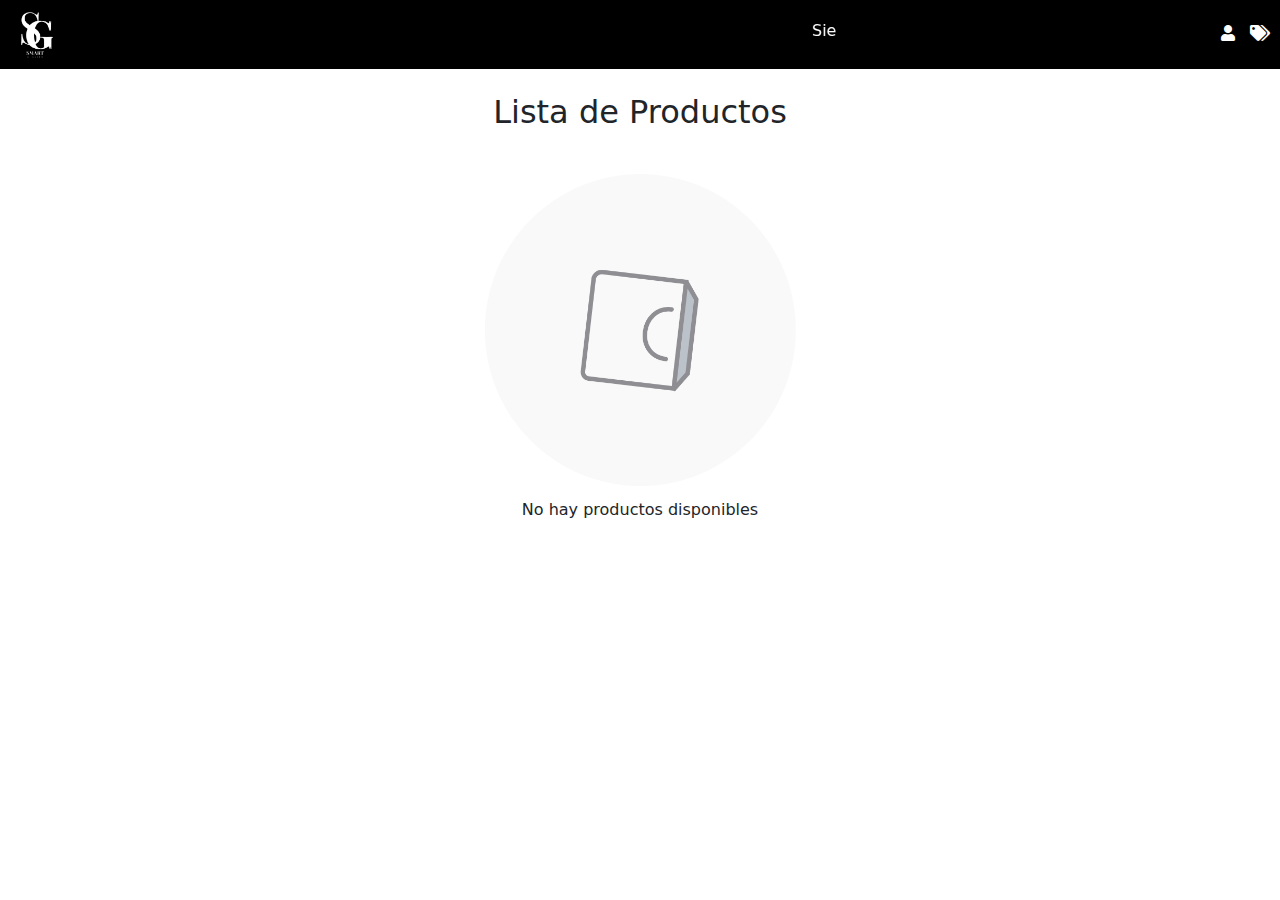
<file: carrito_sg.html>
<!DOCTYPE html>
<html lang="es">
    <head>
        <meta charset="UTF-8">
        <title>Catalogo</title>
        <link rel="stylesheet" href="css/segundo.css">
        <link rel="stylesheet" href="https://cdnjs.cloudflare.com/ajax/libs/font-awesome/5.15.4/css/all.min.css">
        <link rel="stylesheet" href="https://cdn.jsdelivr.net/npm/bootstrap-icons@1.3.0/font/bootstrap-icons.css">
        <!-- CSS de Bootstrap -->
        <link href="https://cdn.jsdelivr.net/npm/bootstrap@5.1.3/dist/css/bootstrap.min.css" rel="stylesheet">
        <!-- JavaScript de Bootstrap (opcional) -->
        <script src="https://cdn.jsdelivr.net/npm/bootstrap@5.1.3/dist/js/bootstrap.bundle.min.js"></script>


        <style>
            .card {
                display: flex;
                align-items: center;
                margin-bottom: 10px;
                padding: 10px;
                border: 1px solid #ccc;
            }

            .card img {
                width: 60%;
                margin-right: 10%;
            }

            .card-info {
                flex-grow: 1;
            }

            .boton-eliminar {
                margin-left: auto;
            }

            #contenedor-total {
                margin-top: 20px;
                text-align: right;
            }

            #boton-pagar {
                margin-top: 10px;
            }

            #imagen-vacia {
                display: none;
                width: 30%;
                height: 100%;
                margin-left: 35%
            }

            .mensaje-vacio {
                text-align: center;
            }

            .card {
                border: 1px solid #ccc;
                border-radius: 5px;
                overflow: hidden;
                width: 50%;
            }
        </style>


    </head>
    <body>
        <nav class="navbar">
            <!-- div del logo -->
            <div class="navbar-center">
                <a class="navbar-brand" href="index.html"><img src="assets/img/navbar-logo.png" alt="Logo" style="width: 70px"></a>
            </div>

            <!-- Texto con desplazamiento -->
            <div class="navbar-left">
                <marquee behavior="scroll" direction="left" scrollamount="3">
                    Siempre cerca de ti, sin importar donde estes 
                </marquee>
            </div>

            <div class="navbar-right">
                <a href="registrar.html"><i class="fas fa-user"></i></a>

                <a href="catalogo_modelo_ofertas.html"><i class="fas fa-tags"></i></a>
            </div>
        </nav>
        <br>
        <div class="container">
            <h2 style="text-align: center">Lista de Productos</h2>
            <br>
            <div class="container-fluid">
                <div>
                    <div class="row">
                        <div class="col-md-8">
                            <div id="contenedor-productos"></div>
                        </div>
                        <div class="col-md-4">
                            <div id="contenedor-total" style="display: none;">
                                <p style="font-size: xx-large">Total a pagar: $<span id="total-a-pagar">0</span></p>
                                <button   class="btn btn-success" id="boton-pagar" style="width: 100%">Pagar</button>
                            </div>
                        </div>
                    </div>
                </div>
            </div>




            <img id="imagen-vacia" src="IMG/FHsVhJ6hJV.gif" alt="Lista vacía">
            <p id="mensaje-vacio" class="mensaje-vacio">No hay productos disponibles</p>

            <script>
                // Datos de ejemplo
 var totalGeneral=0;
                var rutaJson = "RESOURSES/catalogo-lentes_1.json";
                //var rutaJson = "https://montseosorio.github.io/lentes/RESOURSES/catalogo-lentes_1.json";
                var listaProductos = [];
                var solicitud = new XMLHttpRequest();
                solicitud.open('GET', rutaJson, true);

                solicitud.onload = function () {
                    if (solicitud.status >= 200 && solicitud.status < 400) {
                        var objectJSON = JSON.parse(solicitud.responseText);

                        var listaCtalogo = JSON.stringify(objectJSON);
                        localStorage.removeItem("catalogo");
                        localStorage.setItem("catalogo", listaCtalogo);

                        var datosStorage = localStorage.getItem("carrito");
                        if (datosStorage) {
                            var arregloCarrito = JSON.parse(datosStorage);
                            for (var i = 0; i < arregloCarrito.length; i++) {
                                var id = arregloCarrito[i].idProducto;
                                var datos = objectJSON.find(function (elemento) {
                                    return elemento.id === id; // Asumiendo que el campo en objectJSON se llama "id"
                                });
                                listaProductos.push(datos);
                            }
                            console.log(listaProductos);



                        }
                        mostrarProductos();
                    }
                };

                solicitud.onerror = function () {
                    console.log("ERROR");
                };

                solicitud.send();


                // Función para mostrar la lista de productos
                function mostrarProductos() {
                    var contenedorProductos = document.getElementById("contenedor-productos");
                    contenedorProductos.innerHTML = ""; // Limpiar el contenido anterior

                    var total = 0; // Inicializar el total a pagar

                    // Verificar si la lista de productos está vacía
                    if (listaProductos.length === 0) {
                        document.getElementById("imagen-vacia").style.display = "block";
                        document.getElementById("mensaje-vacio").style.display = "block";
                        document.getElementById("contenedor-total").style.display = "none"; // Ocultar el contenedor de total
                    } else {
                        document.getElementById("imagen-vacia").style.display = "none";
                        document.getElementById("mensaje-vacio").style.display = "none";
                        document.getElementById("contenedor-total").style.display = "block"; // Mostrar el contenedor de total

                        // Recorrer la lista de productos y generar el HTML para cada uno
                        listaProductos.forEach(function (producto) {
                            var card = document.createElement("div");
                            card.classList.add("card");

                            var imagen = document.createElement("img");
                            imagen.src = producto.img;
                            card.appendChild(imagen);

                            var cardInfo = document.createElement("div");
                            cardInfo.classList.add("card-info");

                            var nombreProducto = document.createElement("h3");
                            nombreProducto.textContent = producto.nombreProducto;
                            cardInfo.appendChild(nombreProducto);

                            var precio = document.createElement("p");
                            precio.textContent = "Precio: $" + producto.precio;
                            cardInfo.appendChild(precio);

                            card.appendChild(cardInfo);

                            var botonEliminar = document.createElement("button");
                            botonEliminar.textContent = "Eliminar";
                            botonEliminar.classList.add("btn", "btn-danger"); // Agregar las clases "btn" y "btn-danger"
                            botonEliminar.addEventListener("click", function () {
                                // Eliminar el producto de la listaProductos
                                var indice = listaProductos.indexOf(producto);
                                if (indice !== -1) {
                                    listaProductos.splice(indice, 1);
                                    
                                    // Eliminar el elemento del DOM
                                    card.remove();
                                    // Actualizar el total a pagar
                                    total -= producto.precio;
                                    totalGeneral=total;
                                    actualizarTotal(total);
                                    
                                }
                                
                                var nuevaLista = [];
                                for (var i = 0; i < listaProductos.length; i++) {
                                    var id = listaProductos[i].id;
                                    var datoPro = {idProducto:id};
                                    nuevaLista.push(datoPro);
                                }
                                
                                localStorage.removeItem("carrito");
                                var nuevo = JSON.stringify(nuevaLista);
                                localStorage.setItem("carrito",nuevo);
                            });
                            card.appendChild(botonEliminar);

                            contenedorProductos.appendChild(card);

                            // Actualizar el total a pagar
                            total += producto.precio;
                            totalGeneral=total;
                            actualizarTotal(total);
                        });
                    }
                }
               
                // Función para actualizar el total a pagar en el HTML
                function actualizarTotal(total) {
                    var spanTotal = document.getElementById("total-a-pagar");
                    spanTotal.textContent = total;
                    totalGeneral=total;
                }



                // Agregar evento al botón de pagar
                var botonPagar = document.getElementById("boton-pagar");
                botonPagar.addEventListener("click", function () {
                   
                   
                    console.log(totalGeneral);
                    
                    var objeto = {total: totalGeneral};
        var objetoJSON = JSON.stringify(objeto);
        localStorage.setItem("pago", objetoJSON);
                   
                  window.location.replace("pago.html");
                });
            </script>

    </body>
</html>
</file>
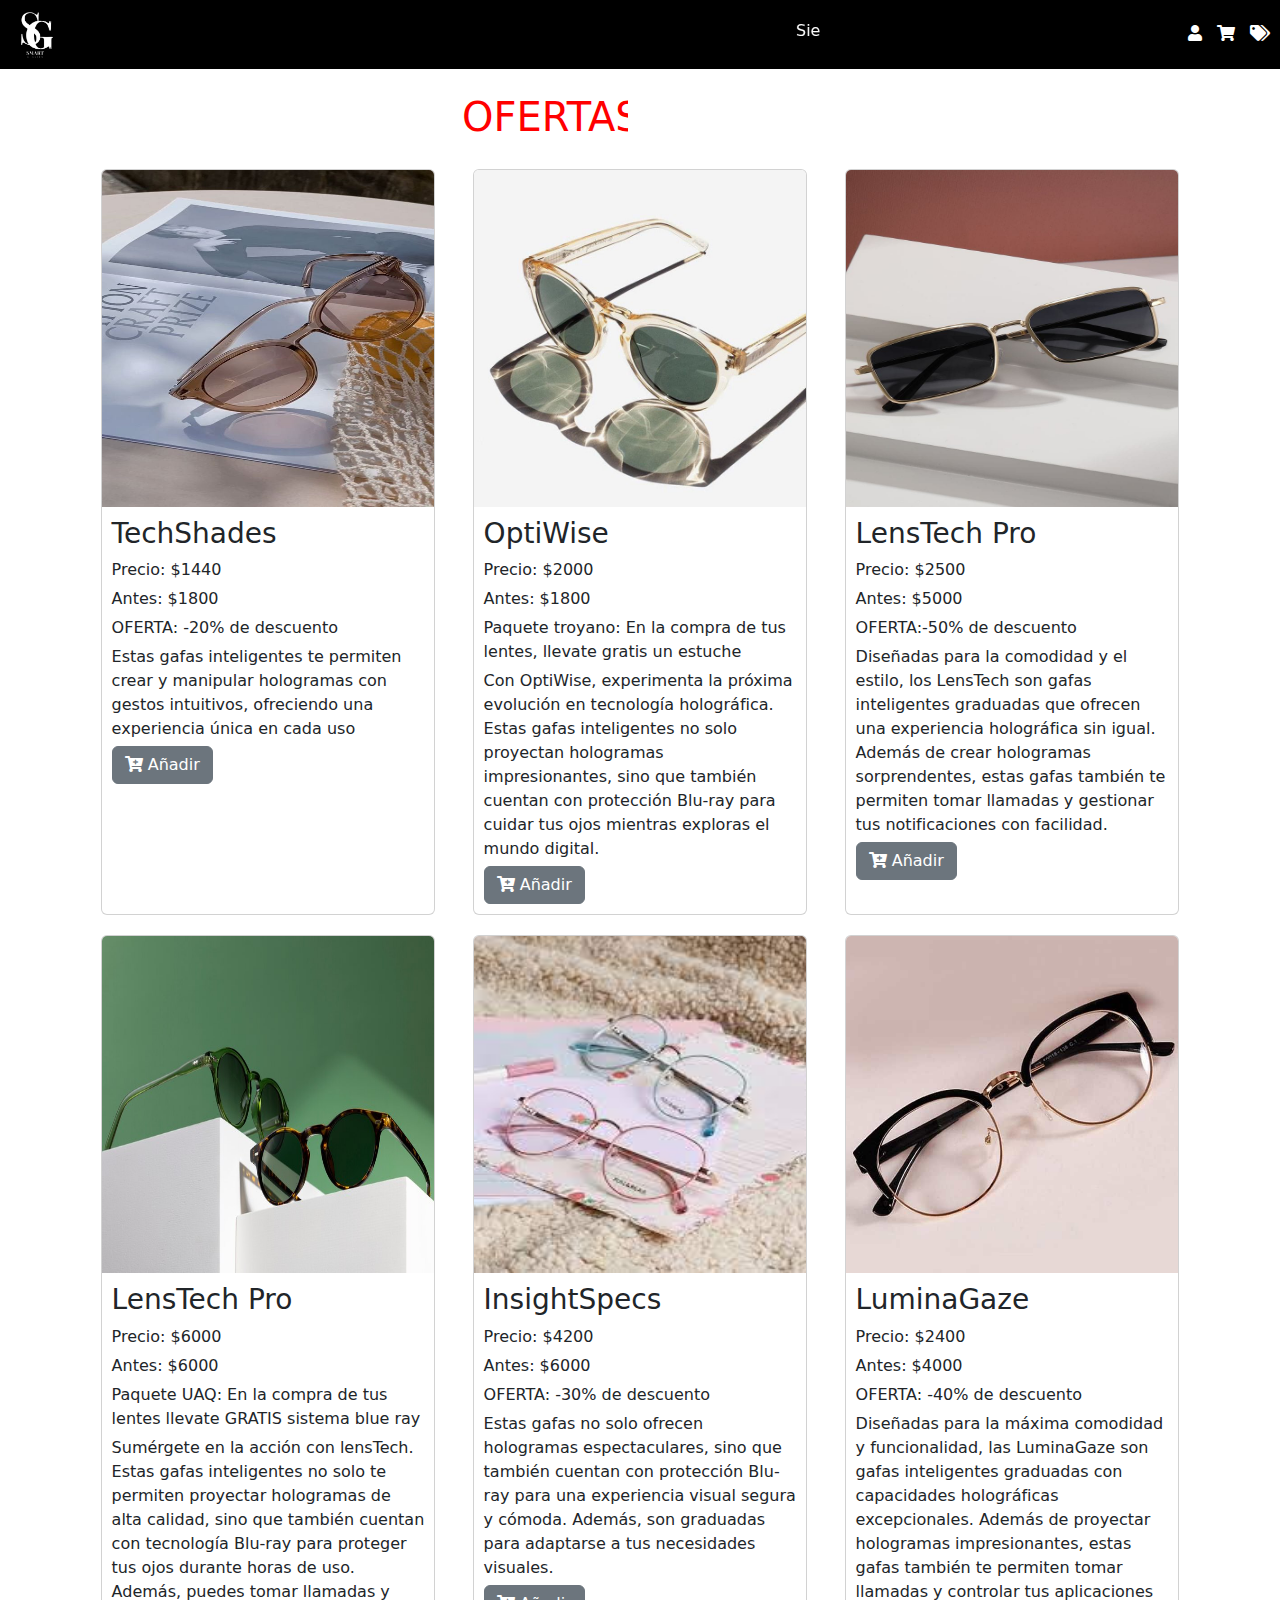
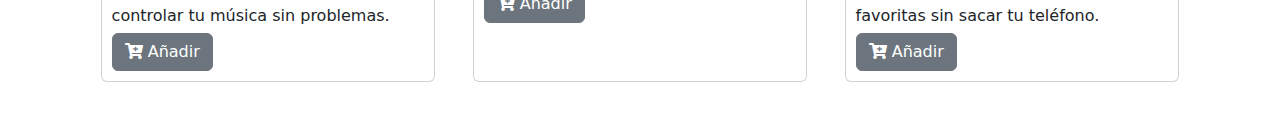
<file: catalogo_modelo_ofertas.html>
<!DOCTYPE html>
<html lang="es">
<head>
    <meta charset="UTF-8">
    <title>Catalogo</title>
    <link rel="stylesheet" href="css/segundo.css">
    <link rel="stylesheet" href="https://cdnjs.cloudflare.com/ajax/libs/font-awesome/5.15.4/css/all.min.css">
    <link rel="stylesheet" href="https://cdn.jsdelivr.net/npm/bootstrap-icons@1.3.0/font/bootstrap-icons.css">
    <!-- CSS de Bootstrap -->
    <link href="https://cdn.jsdelivr.net/npm/bootstrap@5.1.3/dist/css/bootstrap.min.css" rel="stylesheet">
    <!-- JavaScript de Bootstrap (opcional) -->
    <script src="https://cdn.jsdelivr.net/npm/bootstrap@5.1.3/dist/js/bootstrap.bundle.min.js"></script>
</head>
<body>
<nav class="navbar">
    <!-- div del logo -->
    <div class="navbar-center">
        <a class="navbar-brand" href="index.html"><img src="assets/img/navbar-logo.png" alt="Logo" style="width: 70px"></a>
    </div>

    <!-- Texto con desplazamiento -->
    <div class="navbar-left">
        <marquee behavior="scroll" direction="left" scrollamount="3">
            Siempre cerca de ti, sin importar donde estes
        </marquee>
    </div>

    <div class="navbar-right">
        <a href="registrar.html"><i class="fas fa-user"></i></a>
        <a href="carrito_sg.html" class="cart-link">
            <i class="fas fa-shopping-cart"></i>
        </a>
        <a href="catalogo_modelo_ofertas.html"><i class="fas fa-tags"></i></a>
    </div>
</nav>
<br>
<div class="container">
            <div class="row">
                <div class="col-md-4">
                    <img src="IMG/gif-des.gif" width="20%" height="height" alt="alt" style="margin-left: 88%"/>
                </div>
                <div class="col-md-4">
                    <h1 style="COLOR: RED;">OFERTAS</h1>
                </div>
                <div class="col-md-4">
                    <img src="IMG/gif-des.gif" width="20%" height="height" alt="alt" style="margin-left: -60%;"/>
                </div>
            </div>
        </div>
<br>
<div class="container">
</div>
<script>
    fetch('RESOURSES/Ofertas1.json')
        .then(response => response.json())
        .then(data => {
            let array = data;
            let cardsContainer = document.createElement('div');
            cardsContainer.classList.add('cards-container');
            let container = document.querySelector('.container');
            container.appendChild(cardsContainer);
            
            array.forEach((producto, index) => {
                let card = document.createElement('div');
                card.classList.add('card');
                let img = document.createElement('img');
                img.src = producto.img;
                img.alt = producto.nombreProducto;
                img.style.height = '337px';
                img.style.width = '450px';
                card.appendChild(img);
                let cardInfo = document.createElement('div');
                cardInfo.classList.add('card-info');
                let name = document.createElement('h3');
                name.textContent = producto.nombreProducto;
                cardInfo.appendChild(name);
                let price = document.createElement('p');
                price.textContent = 'Precio: $' + producto.precio;
                cardInfo.appendChild(price);
                
                
                
                 let precioAntes = document.createElement('p');
                precioAntes.textContent = 'Antes: $' + producto.precioAntes;
                cardInfo.appendChild(precioAntes);
                
                 let oferta = document.createElement('p');
                oferta.textContent = producto.oferta;
                cardInfo.appendChild(oferta);
                
                let description = document.createElement('p');
                description.textContent = producto.descripcion;
                cardInfo.appendChild(description);
                
                
                let button = document.createElement('button');
                button.type = 'button';
                button.classList.add('btn', 'btn-secondary');
                button.innerHTML = '<i class="fas fa-cart-plus"></i> Añadir';
                button.onclick = function() {
                    guardarObjeto(producto.id);
                };
                cardInfo.appendChild(button);
                card.appendChild(cardInfo);
                cardsContainer.appendChild(card);
                
                if ((index + 1) % 3 === 0 || index === array.length - 1) {
                    cardsContainer = document.createElement('div');
                    cardsContainer.classList.add('cards-container');
                    container.appendChild(cardsContainer);
                }
            });
        })
        .catch(error => console.error('Error fetching JSON:', error));
        
    function guardarObjeto(producto) {
        // Parseamos el string JSON a un objeto JavaScript
        var iniciar= localStorage.getItem("sesion");
        if(iniciar){
            var arregloCarrito = [];
            var datosStorage = localStorage.getItem("carrito");
            if(datosStorage){
                arregloCarrito = JSON.parse(datosStorage);
                var buscarId = arregloCarrito.find(function (elemento){
                    return elemento.idProducto === producto;
                });
                if(buscarId){
                    console.log("YA EXISTE");
                }else{
                    var productoObjectoLocal = {idProducto:producto};
                    arregloCarrito.push(productoObjectoLocal);
                    localStorage.removeItem("carrito");
                }

            }else{
                var productoObjecto = {idProducto:producto};
                arregloCarrito.push(productoObjecto);
            }

            var arregloCarritoJson = JSON.stringify(arregloCarrito);
            localStorage.setItem("carrito",arregloCarritoJson);
        }
        else{
            alert("inicia sesion o registrate");
        }
    }

    var enlaceCarrito = document.querySelector(".cart-link");

    // Agregar un manejador de eventos clic al enlace
    enlaceCarrito.addEventListener("click", function(event) {
        event.preventDefault();
        var iniciar= localStorage.getItem("sesion");
        if(iniciar){
            window.location.replace("carrito_sg.html");
            console.log("avanza");
        }else{
            alert("Debes iniciar sesion o registrarte");
        }
    });
</script>
</body>
</html>
</file>
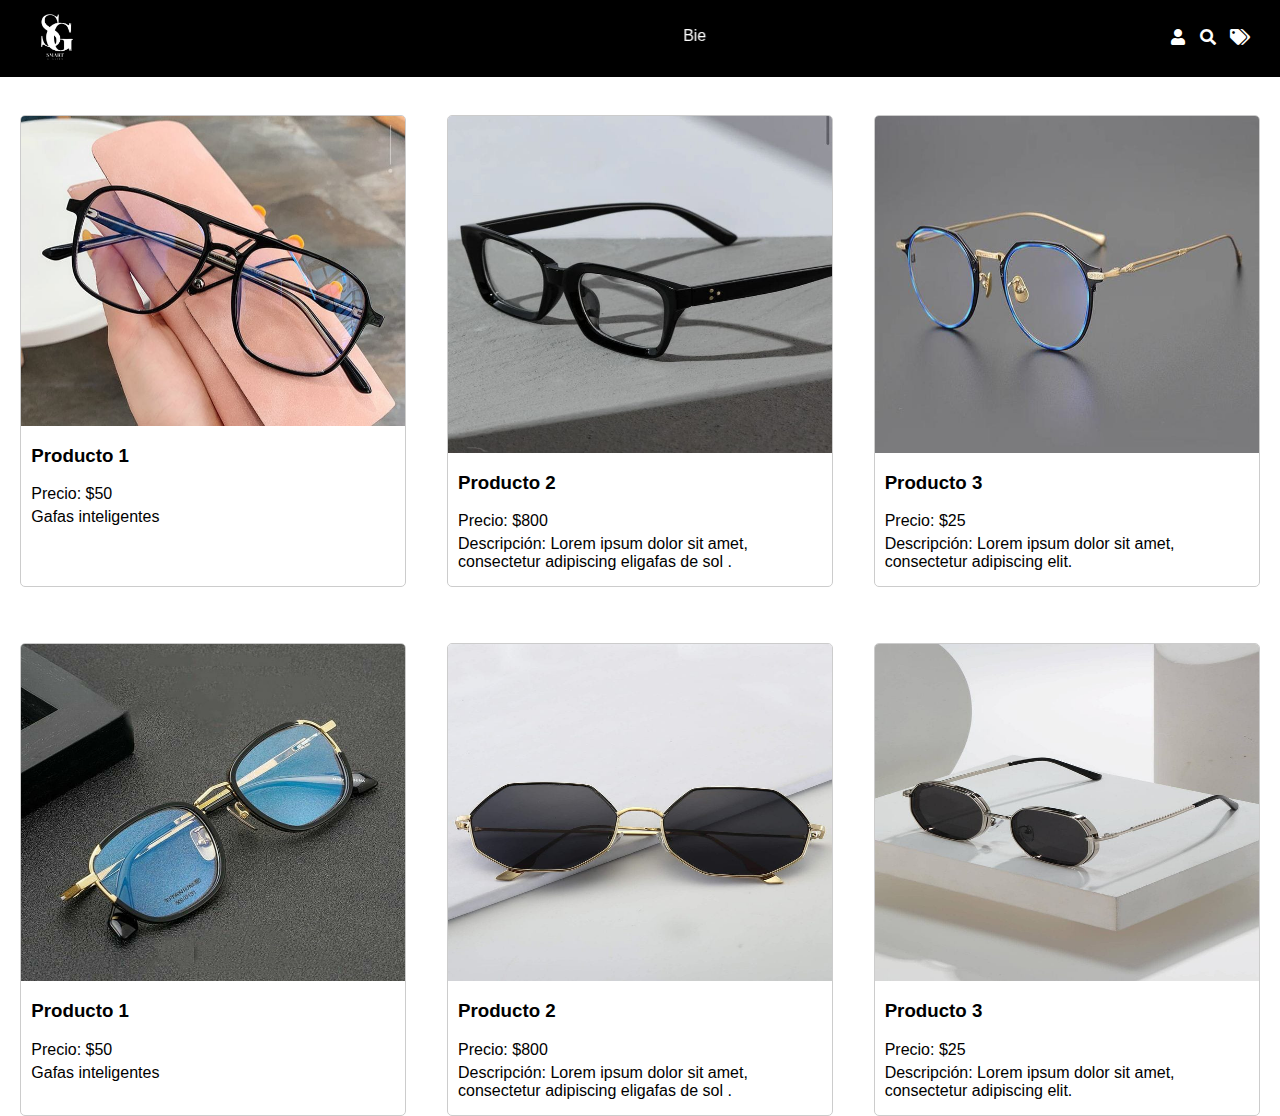
<file: inicio.html>
<!DOCTYPE html>
<html lang="es">
<head>
    <meta charset="UTF-8">
    <title>Catálogo</title>
    <link rel="stylesheet" href="css/segundo.css">
    <link rel="stylesheet" href="https://cdnjs.cloudflare.com/ajax/libs/font-awesome/5.15.4/css/all.min.css">
</head>
<body>
    <nav class="navbar">
    <!-- div del logo -->
    <div class="navbar-center">
        <a class="navbar-brand" href="index.html"><img src="assets/img/navbar-logo.png" alt="Logo" style="width: 70px"></a>
    </div>
    
    <!-- Texto con desplazamiento -->
    <div class="navbar-left">
        <marquee behavior="scroll" direction="left" scrollamount="3">
          Bienvenida Montse !!!
        </marquee>
    </div>
    
    <div class="navbar-right">
        <a href="registrar.html"><i class="fas fa-user"></i></a>
        <a href="#"><i class="fas fa-search"></i></a>
        <a href="ofertas.html"><i class="fas fa-tags"></i></a>
    </div>
</nav>
    <br>
    <div class="cards-container">
        <div class="card">
            <img src="assets/img/L1.jpg" alt="Producto 1">
            <div class="card-info">
                <p></p>
                <h3>Producto 1</h3>
                <p>Precio: $50</p>
                <p>Gafas inteligentes</p>
            </div>
        </div>
        <div class="card">
            <img src="assets/img/L2.jpg" alt="Producto 2" style="height: 337px; width:450px;">
            <div class="card-info">
                 <p></p>
                <h3>Producto 2</h3>
                <p>Precio: $800</p>
                <p>Descripción: Lorem ipsum dolor sit amet, consectetur adipiscing eligafas de sol .</p>
            </div>
        </div>
        <div class="card">
            <img src="assets/img/L3.jpg" alt="Producto 3" style="height: 337px; width:450px;">
            <div class="card-info">
                 <p></p>
                <h3>Producto 3</h3>
                <p>Precio: $25</p>
                <p>Descripción: Lorem ipsum dolor sit amet, consectetur adipiscing elit.</p>
            </div>
        </div>
    </div>
    <br>
    <br> 
     <!-- segunda parte del carrusel de imagenes -->
     <div class="cards-container">
        <div class="card">
            <img src="assets/img/L4.jpg" alt="Producto 4" style="height: 337px; width:450px;">
            <div class="card-info">
                 <p></p>
                <h3>Producto 1</h3>
                <p>Precio: $50</p>
                <p>Gafas inteligentes</p>
            </div>
        </div>
        <div class="card">
            <img src="assets/img/L5.jpg" alt="Producto 5" style="height: 337px; width:450px;">
            <div class="card-info">
                 <p></p>
                <h3>Producto 2</h3>
                <p>Precio: $800</p>
                <p>Descripción: Lorem ipsum dolor sit amet, consectetur adipiscing eligafas de sol .</p>
            </div>
        </div>
        <div class="card">
            <img src="assets/img/L6.jpg" alt="Producto 5" style="height: 337px; width:450px;">
            <div class="card-info">
                 <p></p>
                <h3>Producto 3</h3>
                <p>Precio: $25</p>
                <p>Descripción: Lorem ipsum dolor sit amet, consectetur adipiscing elit.</p>
            </div>
        </div>
    </div>
</body>
</html>
</file>
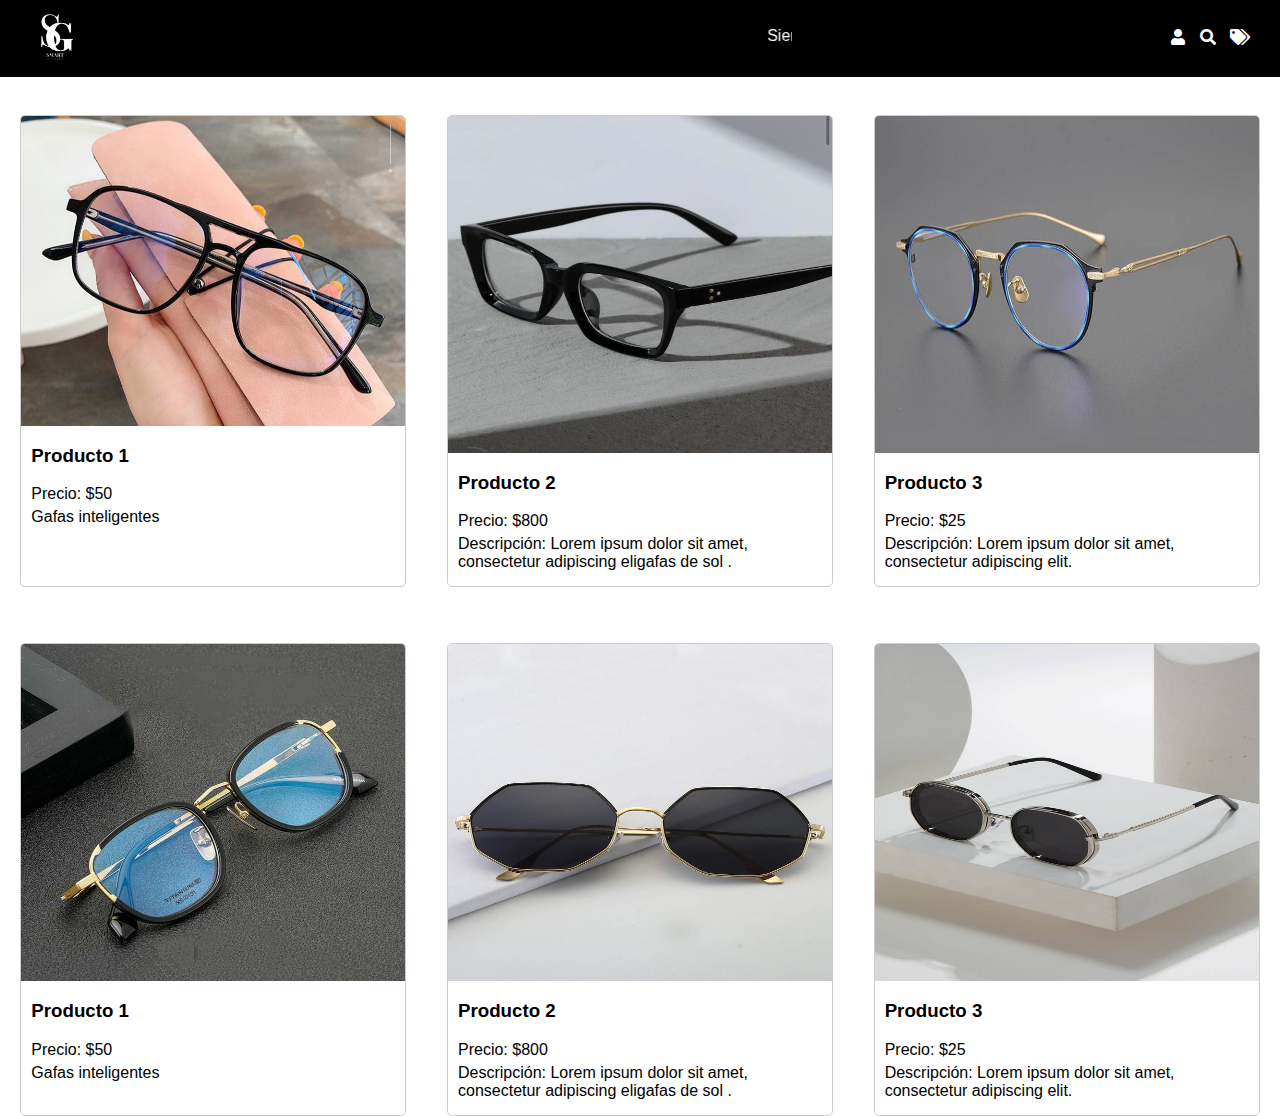
<file: modelos.html>
<!DOCTYPE html>
<html lang="es">
<head>
    <meta charset="UTF-8">
    <title>Catálogo</title>
    <link rel="stylesheet" href="css/segundo.css">
    <link rel="stylesheet" href="https://cdnjs.cloudflare.com/ajax/libs/font-awesome/5.15.4/css/all.min.css">
</head>
<body>
    <nav class="navbar">
    <!-- div del logo -->
    <div class="navbar-center">
        <a class="navbar-brand" href="index.html"><img src="assets/img/navbar-logo.png" alt="Logo" style="width: 70px"></a>
    </div>
    
    <!-- Texto con desplazamiento -->
    <div class="navbar-left">
        <marquee behavior="scroll" direction="left" scrollamount="3">
            Siempre cerca de ti, sin importar donde estes 
        </marquee>
    </div>
    
    <div class="navbar-right">
        <a href="registrar.html"><i class="fas fa-user"></i></a>
        <a href="#"><i class="fas fa-search"></i></a>
        <a href="ofertas.html"><i class="fas fa-tags"></i></a>
    </div>
</nav>
    <br>
    <div class="cards-container">
        <div class="card">
            <img src="assets/img/L1.jpg" alt="Producto 1">
            <div class="card-info">
                <p></p>
                <h3>Producto 1</h3>
                <p>Precio: $50</p>
                <p>Gafas inteligentes</p>
            </div>
        </div>
        <div class="card">
            <img src="assets/img/L2.jpg" alt="Producto 2" style="height: 337px; width:450px;">
            <div class="card-info">
                 <p></p>
                <h3>Producto 2</h3>
                <p>Precio: $800</p>
                <p>Descripción: Lorem ipsum dolor sit amet, consectetur adipiscing eligafas de sol .</p>
            </div>
        </div>
        <div class="card">
            <img src="assets/img/L3.jpg" alt="Producto 3" style="height: 337px; width:450px;">
            <div class="card-info">
                 <p></p>
                <h3>Producto 3</h3>
                <p>Precio: $25</p>
                <p>Descripción: Lorem ipsum dolor sit amet, consectetur adipiscing elit.</p>
            </div>
        </div>
    </div>
    <br>
    <br> 
     <!-- segunda parte del carrusel de imagenes -->
     <div class="cards-container">
        <div class="card">
            <img src="assets/img/L4.jpg" alt="Producto 4" style="height: 337px; width:450px;">
            <div class="card-info">
                 <p></p>
                <h3>Producto 1</h3>
                <p>Precio: $50</p>
                <p>Gafas inteligentes</p>
            </div>
        </div>
        <div class="card">
            <img src="assets/img/L5.jpg" alt="Producto 5" style="height: 337px; width:450px;">
            <div class="card-info">
                 <p></p>
                <h3>Producto 2</h3>
                <p>Precio: $800</p>
                <p>Descripción: Lorem ipsum dolor sit amet, consectetur adipiscing eligafas de sol .</p>
            </div>
        </div>
        <div class="card">
            <img src="assets/img/L6.jpg" alt="Producto 5" style="height: 337px; width:450px;">
            <div class="card-info">
                 <p></p>
                <h3>Producto 3</h3>
                <p>Precio: $25</p>
                <p>Descripción: Lorem ipsum dolor sit amet, consectetur adipiscing elit.</p>
            </div>
        </div>
    </div>
</body>
</html>
</file>
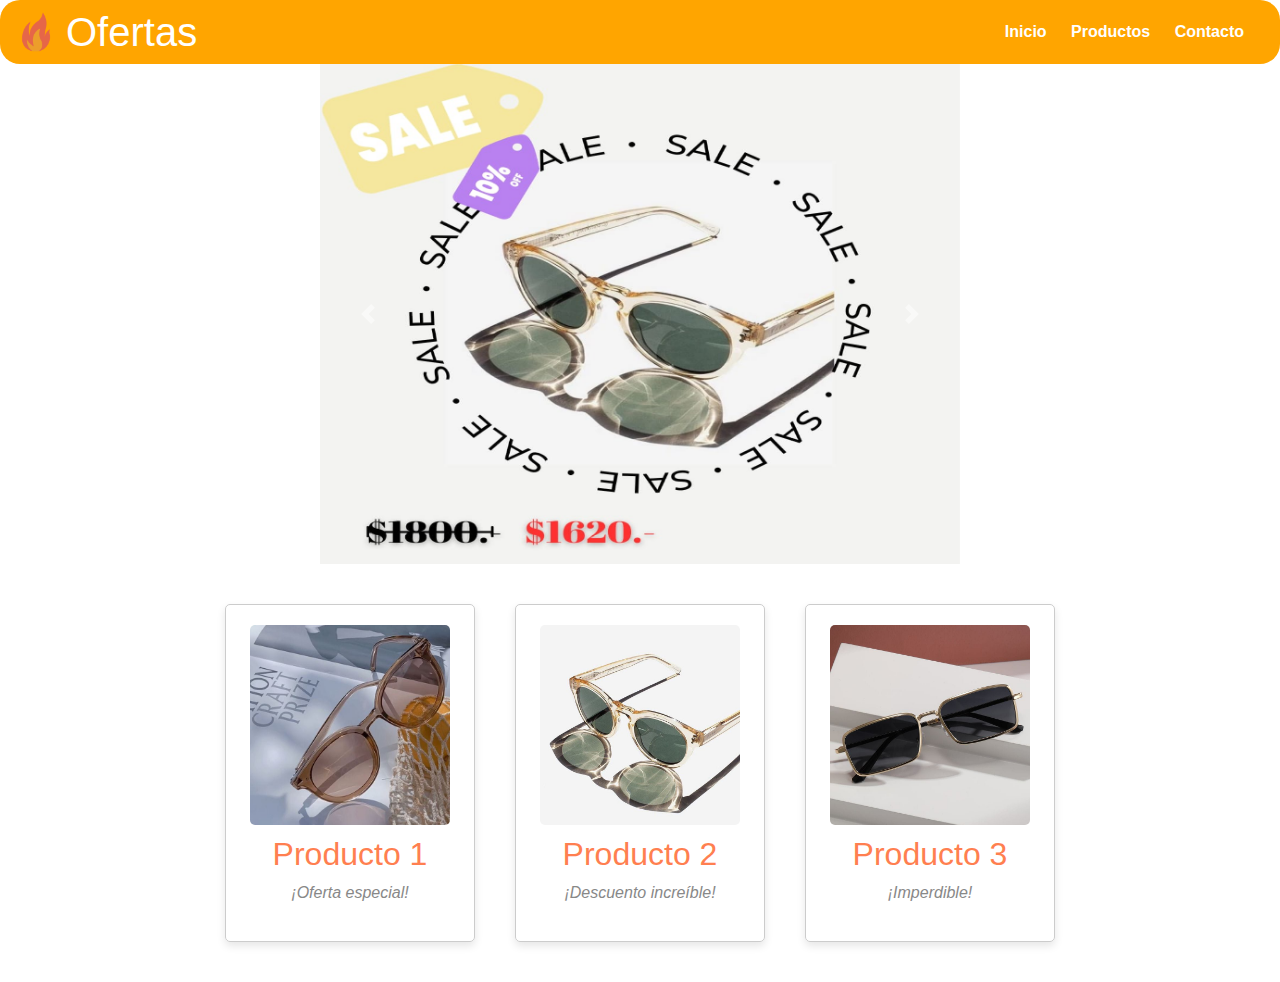
<file: ofertas.html>
<!DOCTYPE html>
<html lang="en">
<head>
    
  <meta charset="UTF-8">
  <meta name="viewport" content="width=device-width, initial-scale=1.0">
  <title>Ofertas del Día</title>
  <link rel="stylesheet" href="css/ofertas.css">
   <link rel="stylesheet" href="https://stackpath.bootstrapcdn.com/bootstrap/4.5.2/css/bootstrap.min.css">
   
</head>
<body>
  <nav class="navbar">
    <div class="logo">
        <img src="assets/img/fire.png" alt="Flame Icon">
      <h1>Ofertas</h1>
    </div>
    <div class="menu">
      <ul>
        <li><a href="#">Inicio</a></li>
        <li><a href="#">Productos</a></li>
        <li><a href="#">Contacto</a></li>
      </ul>
    </div>
  </nav>
    <div id="imageCarousel" class="carousel slide" data-ride="carousel">
      <div class="carousel-inner">
        <!-- Imágenes -->
        <div class="carousel-item active">
            <img src="assets/img/p1.jpeg" class="d-block w-100" alt="...">
        </div>
        <div class="carousel-item">
            <img src="assets/img/p2.jpeg" class="d-block w-100" alt="...">
        </div>
        <!-- Más imágenes aquí -->
      </div>
      <!-- Controles del carrusel de imágenes -->
      <a class="carousel-control-prev" href="#imageCarousel" role="button" data-slide="prev">
        <span class="carousel-control-prev-icon" aria-hidden="true"></span>
        <span class="sr-only">Anterior</span>
      </a>
      <a class="carousel-control-next" href="#imageCarousel" role="button" data-slide="next">
        <span class="carousel-control-next-icon" aria-hidden="true"></span>
        <span class="sr-only">Siguiente</span>
      </a>
    </div>
  <div class="container">
    <div class="product">
        <img src="assets/img/Promo1.jpg" alt="Product 1">
      <h2>Producto 1</h2>
      <p>¡Oferta especial!</p>
    </div>
    
    <div class="product">
        <img src="assets/img/Promo2.jpg" alt="Product 2">
      <h2>Producto 2</h2>
      <p>¡Descuento increíble!</p>
    </div>
    
    <div class="product">
        <img src="assets/img/Promo3.jpg" alt="Product 3">
      <h2>Producto 3</h2>
      <p>¡Imperdible!</p>
    </div>
  </div>
    <!-- Incluir Bootstrap JS -->
  <script src="https://code.jquery.com/jquery-3.5.1.slim.min.js"></script>
  <script src="https://cdn.jsdelivr.net/npm/@popperjs/core@2.5.4/dist/umd/popper.min.js"></script>
  <script src="https://stackpath.bootstrapcdn.com/bootstrap/4.5.2/js/bootstrap.min.js"></script>
</body>
</html>
</file>
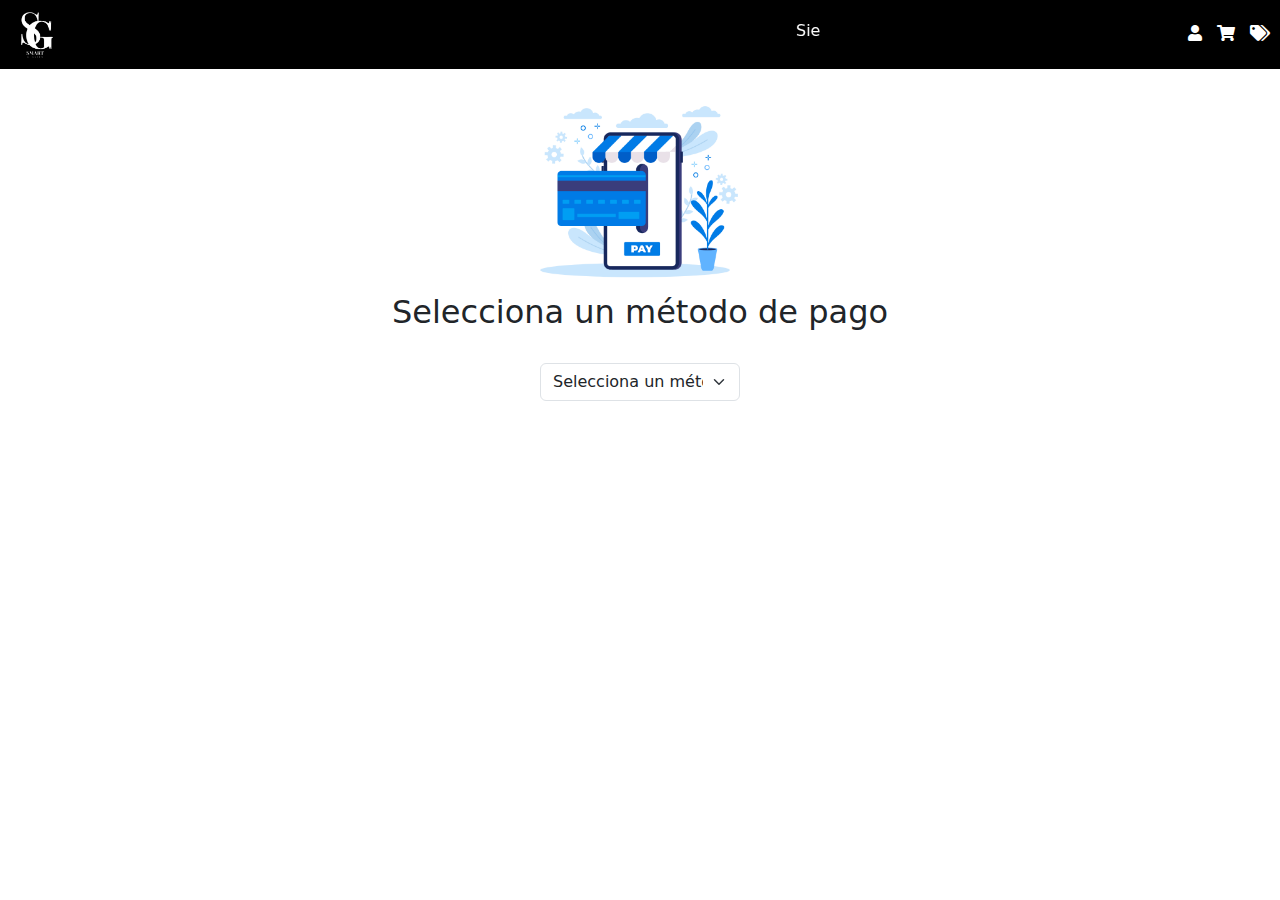
<file: pago.html>
<!DOCTYPE html>
<!--
Click nbfs://nbhost/SystemFileSystem/Templates/Licenses/license-default.txt to change this license
Click nbfs://nbhost/SystemFileSystem/Templates/JSP_Servlet/Html.html to edit this template
-->
<html>
    <head>
        <meta charset="UTF-8">
        <title>Pago</title>
        <style>
            
            
  .formulario-tarjeta {
    display: none;
  }

  .imagen-pago {
    max-width: 200px;
    max-height: 200px;
  }
</style>
        <link rel="stylesheet" href="css/segundo.css">
        <link rel="stylesheet" href="https://cdnjs.cloudflare.com/ajax/libs/font-awesome/5.15.4/css/all.min.css">
        <link rel="stylesheet" href="https://cdn.jsdelivr.net/npm/bootstrap-icons@1.3.0/font/bootstrap-icons.css">
         <!-- CSS de Bootstrap -->
    <link href="https://cdn.jsdelivr.net/npm/bootstrap@5.1.3/dist/css/bootstrap.min.css" rel="stylesheet">
    <!-- JavaScript de Bootstrap (opcional) -->
    <script src="https://cdn.jsdelivr.net/npm/bootstrap@5.1.3/dist/js/bootstrap.bundle.min.js"></script>
    </head>
    <body>
        <nav class="navbar">
            <!-- div del logo -->
            <div class="navbar-center">
                <a class="navbar-brand" href="index.html"><img src="assets/img/navbar-logo.png" alt="Logo" style="width: 70px"></a>
            </div>

            <!-- Texto con desplazamiento -->
            <div class="navbar-left">
                <marquee behavior="scroll" direction="left" scrollamount="3">
                    Siempre cerca de ti, sin importar donde estes 
                </marquee>
            </div>

            <div class="navbar-right">
                <a href="registrar.html"><i class="fas fa-user"></i></a>
                <a href="carrito.jsp" class="cart-link">
    <i class="fas fa-shopping-cart" ></i>
</a>
                
                <a href="ofertas-dia.jsp"><i class="fas fa-tags"></i></a>
            </div>
        </nav>
        <br>
        <img src="IMG/imagen-pago.gif" alt="Imagen de Pago" class="imagen-pago" style="display: block; margin: 0 auto;">

        <h2 style="text-align: center">Selecciona un método de pago</h2>
        
        <br>
       
<select id="metodoPago" onchange="mostrarFormulario()" class="form-select" style="width: 200px; margin-left: auto; margin-right: auto;">
  <option value="">Selecciona un método de pago</option>
  <option value="efectivo">Pago en efectivo</option>
  <option value="tarjeta">Pago con tarjeta</option>
</select>
        

<div id="formularioEfectivo" style="display:none;">
    <div style="text-align: center;">
        <br>
  <button class="btn btn-primary" onclick="descargarRecibo()" >Descargar Recibo</button>
  </div>
</div>

<div id="formularioTarjeta" class="formulario-tarjeta">
    <br>
    <br>
    <h3 style="text-align: center">Formulario de Pago con Tarjeta</h3>
  <input type="text" placeholder="Nombre en la Tarjeta">
  <input type="text" placeholder="Número de Tarjeta">
  <input type="text" placeholder="Fecha de Expiración">
  <input type="text" placeholder="CVV">
  
  <a href="#" class="btn btn-primary" onclick="procesarPago()">Procesar Pago</a>
</div>

<script>
function mostrarFormulario() {
  var metodoPago = document.getElementById("metodoPago").value;
  var formularioTarjeta = document.getElementById("formularioTarjeta");
  var formularioEfectivo = document.getElementById("formularioEfectivo");
  var imagenPago = document.querySelector(".imagen-pago");

  if (metodoPago === "tarjeta") {
    formularioTarjeta.style.display = "block";
    formularioEfectivo.style.display = "none";
    imagenPago.style.display = "none";
  } else if (metodoPago === "efectivo") {
    formularioTarjeta.style.display = "none";
    formularioEfectivo.style.display = "block";
    imagenPago.style.display = "none";
  } else {
    formularioTarjeta.style.display = "none";
    formularioEfectivo.style.display = "none";
    imagenPago.style.display = "block";
  }
}

function procesarPago() {
  

}

function descargarRecibo() {
      window.location.replace("efectivo.html");
  alert("Recibo de pago descargado");
}
</script>
<script src="https://cdn.jsdelivr.net/npm/bootstrap@5.1.3/dist/js/bootstrap.bundle.min.js"></script>
    </body>
</html>
</file>
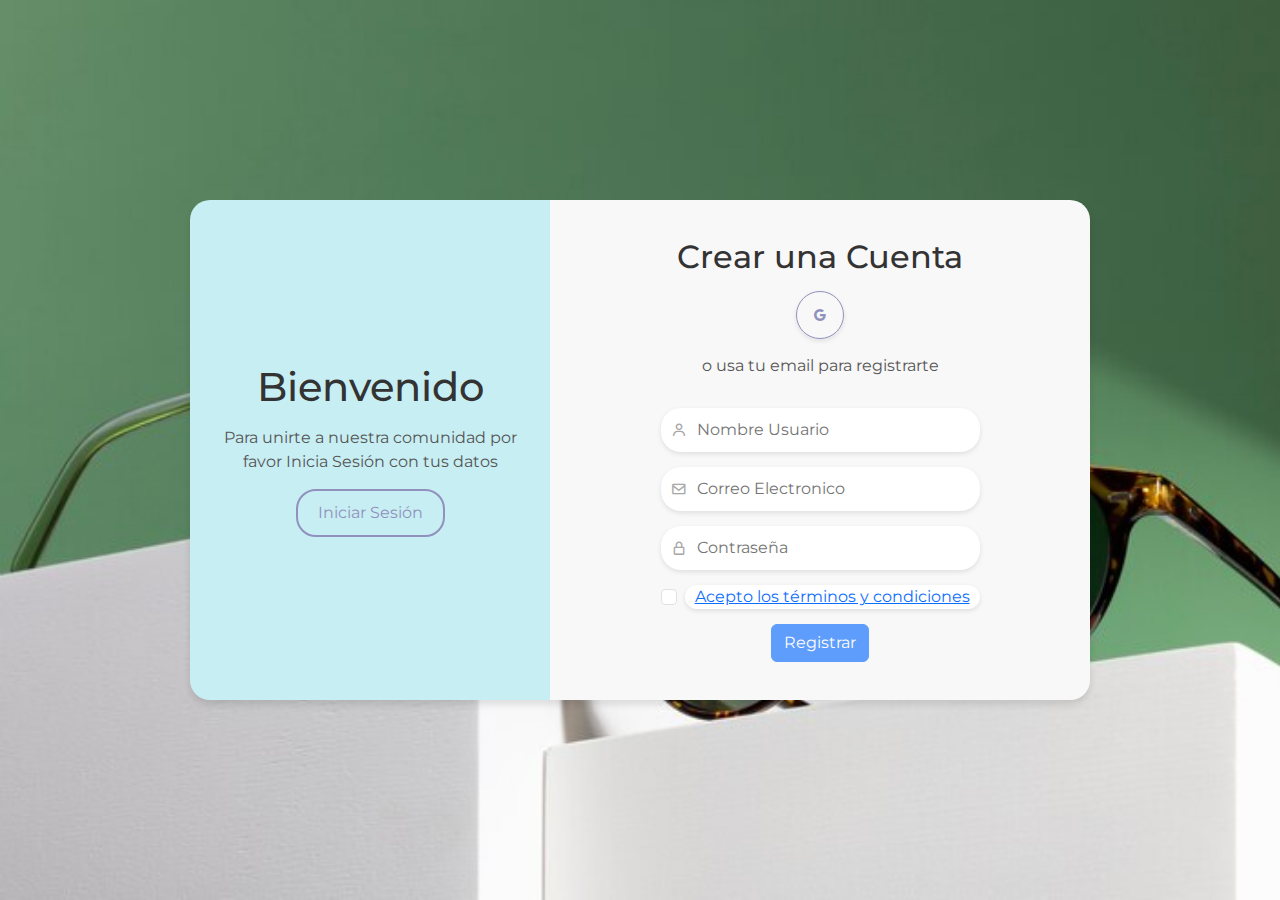
<file: registrar.html>
<!DOCTYPE html>
<html lang="en">
<head>
    <meta charset="UTF-8">
    <meta http-equiv="X-UA-Compatible" content="IE=edge">
    <meta name="viewport" content="width=device-width, initial-scale=1.0">
    <link rel="preconnect" href="https://fonts.googleapis.com">
    <link rel="preconnect" href="https://fonts.gstatic.com" crossorigin>
    <link href="https://fonts.googleapis.com/css2?family=Montserrat:wght@300;400;500;600;700&display=swap" rel="stylesheet">
    <link href='https://unpkg.com/boxicons@2.1.4/css/boxicons.min.css' rel='stylesheet'>
    <link rel="stylesheet" href="css/registrar.css">
  <script src="https://cdn.jsdelivr.net/npm/bootstrap@5.1.3/dist/js/bootstrap.bundle.min.js"></script>
   <link rel="stylesheet" href="https://cdn.jsdelivr.net/npm/bootstrap-icons@1.3.0/font/bootstrap-icons.css">
         <!-- CSS de Bootstrap -->
    <link href="https://cdn.jsdelivr.net/npm/bootstrap@5.1.3/dist/css/bootstrap.min.css" rel="stylesheet">
 
    <title>FORMULARIO DE REGISTRO E INICIO SESIÓN</title>
</head>
<body>
    <div class="container-form register">
        <div class="information">
            <div class="info-childs">
                <h2>Bienvenido</h2>
                <p>Para unirte a nuestra comunidad por favor Inicia Sesión con tus datos</p>
                <input type="button" value="Iniciar Sesión" id="sign-in">
            </div>
        </div>
        <div class="form-information">
            <div class="form-information-childs">
                <h2>Crear una Cuenta</h2>
                <div class="icons">
                    <a href="https://accounts.google.com/v3/signin/identifier?service=mail&continue=https%3A%2F%2Fmail.google.com%2Fmail%2F&flowName=GlifWebSignIn&flowEntry=AccountChooser&ec=asw-gmail-globalnav-signin&ddm=0">
                        <i class='bx bxl-google'></i> </a>
                   
                </div>
                <p>o usa tu email para registrarte</p>
                <form class="form form-register" novalidate>
                    <div>
                        <label>
                            <i class='bx bx-user' ></i>
                            <input type="text" placeholder="Nombre Usuario" name="userName" id="usuario">
                        </label>
                    </div>
                    <div>
                        <label >
                            <i class='bx bx-envelope' ></i>
                            <input type="email" placeholder="Correo Electronico" name="userEmail" id="correo">
                        </label>
                    </div>
                   <div>
                        <label>
                            <i class='bx bx-lock-alt' ></i>
                            <input type="password" placeholder="Contraseña" name="userPassword" id="password">
                        </label>
                   </div>
       
  <div class="form-check">
        <input class="form-check-input" type="checkbox" id="flexCheckDefault">
        <label class="form-check-label" for="flexCheckDefault">
            <a href="RESOURSES/AVISO DE PRIVACIDAD DE LA EMPRESA SMART GLASSES.pdf" download>Acepto los términos y condiciones</a>
        </label>
    </div>
                    <!-- boton de registrarse -->
                    <button type="submit" class="btn btn-primary" id="botonEnviar" disabled value="Registrarse" onclick="enviarFormulario()">Registrar</button>
                    
                   
                        
                   
                </form>
                
            </div>
        </div>
    </div>


    <div class="container-form login hide">
        <div class="information">
            <div class="info-childs">
                <h2>¡¡Bienvenido nuevamente!!</h2>
                <p>Para unirte a nuestra comunidad por favor Inicia Sesión con tus datos</p>
               
                <input  type="button" value="Registrarse" id="sign-up" >
                
                
            </div>
        </div>
        <div class="form-information">
            <div class="form-information-childs"  >
                
                <h2>Iniciar Sesión</h2>
                <div class="icons">
                    <i class='bx bxl-google'></i>
                    <i class='bx bxl-github'></i>
                    <i class='bx bxl-linkedin' ></i>
                </div>
                <p>o Iniciar Sesión con una cuenta</p>
                <form class="form form-login"novalidate>
                    <div>
                        <label >
                            <i class='bx bx-envelope' ></i>
                            <input type="email" placeholder="Correo Electronico" name="userEmail" id="userEmail">
                        </label>
                    </div>
                    <div>
                        <label>
                            <i class='bx bx-lock-alt' ></i>
                            <input type="password" placeholder="Contraseña" name="userPassword" id="userPassword">
                        </label>
                    </div>
                    <a href="inicio.html" id="sign-up">
                         <input type="submit" value="Iniciar Sesión"></a>
                    <div class="alerta-error">Todos los campos son obligatorios</div>
                    <div class="alerta-exito">Te registraste correctamente</div>
                </form>
            </div>
        </div>
    </div>
    <script src="js/scripts.js"></script>
    <script src="js/register.js" type="module"></script>
    <script src="js/login_modulo.js" type="module"></script>
    
</body>
</html>
</file>
<file: css/segundo.css>
/*
Click nbfs://nbhost/SystemFileSystem/Templates/Licenses/license-default.txt to change this license
Click nbfs://nbhost/SystemFileSystem/Templates/JSP_Servlet/CascadeStyleSheet.css to edit this template
*/
/* 
    Created on : 3 may 2024, 07:08:05
    Author     : cecio
*/

body {
    font-family: Arial, sans-serif;
    margin: 0;
    padding: 0;
}

.navbar {
    background-color: black;
    color: white;
    display: flex;
    justify-content: space-between;
    align-items: center;
    padding: 10px 20px;
}

.navbar-left a,
.navbar-right a {
    color: white;
    text-decoration: none;
    margin-right: 10px;
}

.cards-container {
    display: flex;
    justify-content: space-around;
    margin-top: 20px;
}

.card {
    border: 1px solid #ccc;
    border-radius: 5px;
    overflow: hidden;
    width: 30%;
}

.card img {
    max-width: 100%; /* Ajusta este valor según tus necesidades */
    height: auto; /* Esto garantiza que la imagen se ajuste proporcionalmente */
    transition: transform 0.3s; /* Agrega una transición suave */
}

.card:hover img {
    transform: scale(1.1); /* Aumenta el tamaño de la imagen al pasar el mouse */
}

.card-info {
    padding: 10px;
}

.card-info h3 {
    margin-top: 0;
}

.card-info p {
    margin: 5px 0;
}
</file>
<file: css/ofertas.css>
body {
  margin: 0;
  font-family: Arial, sans-serif;
}

.navbar {
  background-color: #FFA500; /* Naranja claro */
  padding: 10px 20px; /* Espacio entre la derecha e izquierda */
  display: flex;
  justify-content: space-between;
  align-items: center;
  border-radius: 20px; /* Puntas redondeadas */
}

.navbar .logo {
  display: flex;
  align-items: center;
  text-align: center; /* Centrar horizontalmente el texto */
}

.navbar .logo img {
  width: 40px; /* Ajustar tamaño de la imagen */
  height: auto;
  margin-right: 10px; /* Espacio entre la imagen y el texto */
}

.navbar .menu ul {
  list-style: none;
  padding: 0;
  margin: 0;
}

.navbar .menu ul li {
  display: inline-block;
  margin-right: 20px; /* Espacio entre elementos del menú */
}

.navbar .menu ul li a {
  text-decoration: none;
  color: white;
  font-weight: bold;
}

.container {
  display: flex;
  flex-wrap: wrap;
  justify-content: center;
  padding: 20px;
      color: coral;
     
}

.product {
  margin: 20px;
  padding: 20px;
  border: 1px solid #ccc;
  border-radius: 5px;
  text-align: center;
  width: 250px;
  box-shadow: 0 4px 8px rgba(0, 0, 0, 0.1);
  transition: transform 0.3s ease-in-out;
}

.product:hover {
  transform: translateY(-5px);
}

.product img {
  width: 200px;
  height: 200px;
  object-fit: cover;
  border-radius: 5px;
}

.product h2 {
  margin-top: 10px;
}

.product p {
  font-style: italic;
  color: #888;
}
/* Definir la animación */
@keyframes desplazamientoDerecha {
  0% { transform: translateX(0); }
  100% { transform: translateX(20px); } /* Desplazamiento de 20px a la derecha */
}

/* Aplicar la animación al texto "Ofertas" */
.navbar .logo h1 {
        color: white;
  animation: desplazamientoDerecha 1s ease infinite alternate; /* Duración, función de temporización, repetición */
}
.navbar .logo h1 {
  margin: 0; /* Eliminar el margen por defecto del h1 */
}
  /* Estilos personalizados */
    #imageCarousel {
      max-width: 50%; /* Establece el ancho máximo del carrusel al 50% del contenedor */
      margin: 0 auto; /* Centra horizontalmente el carrusel */
    }

    #imageCarousel .carousel-inner .carousel-item img {
      max-width: 100%; /* Establece el ancho máximo de las imágenes al 100% del contenedor */
      height: auto; /* Ajusta la altura automáticamente */
      max-height: 500px; /* Establece la altura máxima de las imágenes */
    }
</file>
<file: css/registrar.css>
/*
Click nbfs://nbhost/SystemFileSystem/Templates/Licenses/license-default.txt to change this license
Click nbfs://nbhost/SystemFileSystem/Templates/JSP_Servlet/CascadeStyleSheet.css to edit this template
*/
/* 
    Created on : 3 may 2024, 14:49:00
    Author     : cecio
*/
* {
  padding: 0;
  margin: 0;
  box-sizing: border-box;
  font-family: 'Montserrat', sans-serif;
}

body {
    display: flex;
    align-items: center;
    justify-content: center;
    height: 100vh;
    background-image: url(../assets/img/gafasVerdes.jpg);
    background-size: cover;
}

.container-form {
  display: flex;
  border-radius: 20px;
  box-shadow: 0 5px 7px rgba(0, 0, 0, .1);
  height: 500px;
  max-width: 900px;
  transition: all 1s ease;
  margin: 10px;
}

.information {
  width: 40%;
  display: flex;
  align-items: center;
  text-align: center;
  background-color: #c7eef3;
  border-top-left-radius: 20px;
  border-bottom-left-radius: 20px;
}

.info-childs {
  width: 100%;
  padding: 0 30px;
}

.info-childs h2 {
  font-size: 2.5rem;
  color: #333;
}

.info-childs p {
  margin: 15px 0 ;
  color: #555;
}

.info-childs input {
  background-color: transparent;
  outline: none;
  border: solid 2px #9191bd;
  border-radius: 20px;
  padding: 10px 20px;
  color: #9191bd;
  cursor: pointer;
  transition: background-color .3s ease;
}

.info-childs input:hover {
  background-color: #9191bd;
  border: none;
  color: #fff;
  box-shadow: 0 2px 5px rgba(0, 0, 0, .1);
}

.form-information {
  display: flex;
  align-items: center;
  justify-content: center;
  width: 60%;
  text-align: center;
  background-color: #f8f8f8;
  border-top-right-radius: 20px;
  border-bottom-right-radius: 20px;
}

.form-information-childs {
  padding: 0 30px;
}

.form-information-childs h2 {
  color: #333;
  font-size: 2rem;
}

.form-information-childs p {
  color: #555;
}

.icons {
  margin: 15px 0;
}

.icons i {
  border-radius: 50%;
  padding: 15px;
  cursor: pointer;
  margin: 0 10px;
  color: #9191bd;
  border: solid thin #9191bd;
  transition: background-color 0.3s ease;
  box-shadow: 0 2px 5px rgba(0, 0, 0, .1);
}

.icons i:hover {
  background-color: #c7c7f3;
  color: #fff;
}

.form {
  margin: 30px 0 0 0;
}

.form label {
  display: flex;
  align-items: center;
  margin-bottom: 15px;
  border-radius: 20px;
  padding: 0 10px;
  background-color: #fff;
  box-shadow: 0 2px 5px rgba(0, 0, 0, .1);
}

.form label input {
  width: 100%;
  padding: 10px;
  background-color: #fff;
  border: none;
  outline: none;
  border-radius: 20px;
  color: #333;
}

.form label i {
  color: #a7a7a7;
}

.form input[type="submit"] {
  background-color: #9191bd;
  color: #fff;
  border-radius: 20px;
  border: none;
  padding: 10px 15px;
  cursor: pointer;
  margin-top: 10px;
  box-shadow: 0 2px 5px rgba(0, 0, 0, .1);
}

.form input[type="submit"]:hover {
  background-color: #7a7a9a;
}

.hide {
  position: absolute;
  transform: translateY(-300%);
}

/*PERSONALIZACION DE MIS ALERTAS Y MENSAJES */
.form div .alerta {
  width: 290px;
  text-align: left;
  border-radius: 7px;
  margin-bottom: 10px;
  font-size: .8rem;
}

.form > .alerta-error,
.form > .alerta-exito {
  display: none;
}

.form .alertaError {
  display: block;
  background-color: #F66060;
  padding: .5rem 1rem;
  margin-top: 10px;
  font-weight: 500;
  font-size: .8rem;
}

.form .alertaExito {
  display: block;
  background-color: #0ca828;
  padding: .5rem 1rem;
  margin-top: 10px;
  font-weight: 500;
  font-size: .8rem;
}

.form .error {
    
  outline: solid 2px #9d2222;
}

/*RESPONSIVE FORM*/

@media screen and (max-width:750px) {
  html {
    font-size: 12px;
  }
}

@media screen and (max-width:580px) {
  html {
    font-size: 15px;
  }

  .container-form {
    height: auto;
    flex-direction: column;
  }

  .information {
    width: 100%;
    padding: 20px;
    border-top-left-radius: 20px;
    border-top-right-radius: 20px;
    border-bottom-left-radius: 0px;
    border-bottom-right-radius: 0;
  }

  .form-information {
    width: 100%;
    padding: 20px;
    border-bottom-left-radius: 20px;
    border-top-right-radius: 0;
  }
}
</file>
